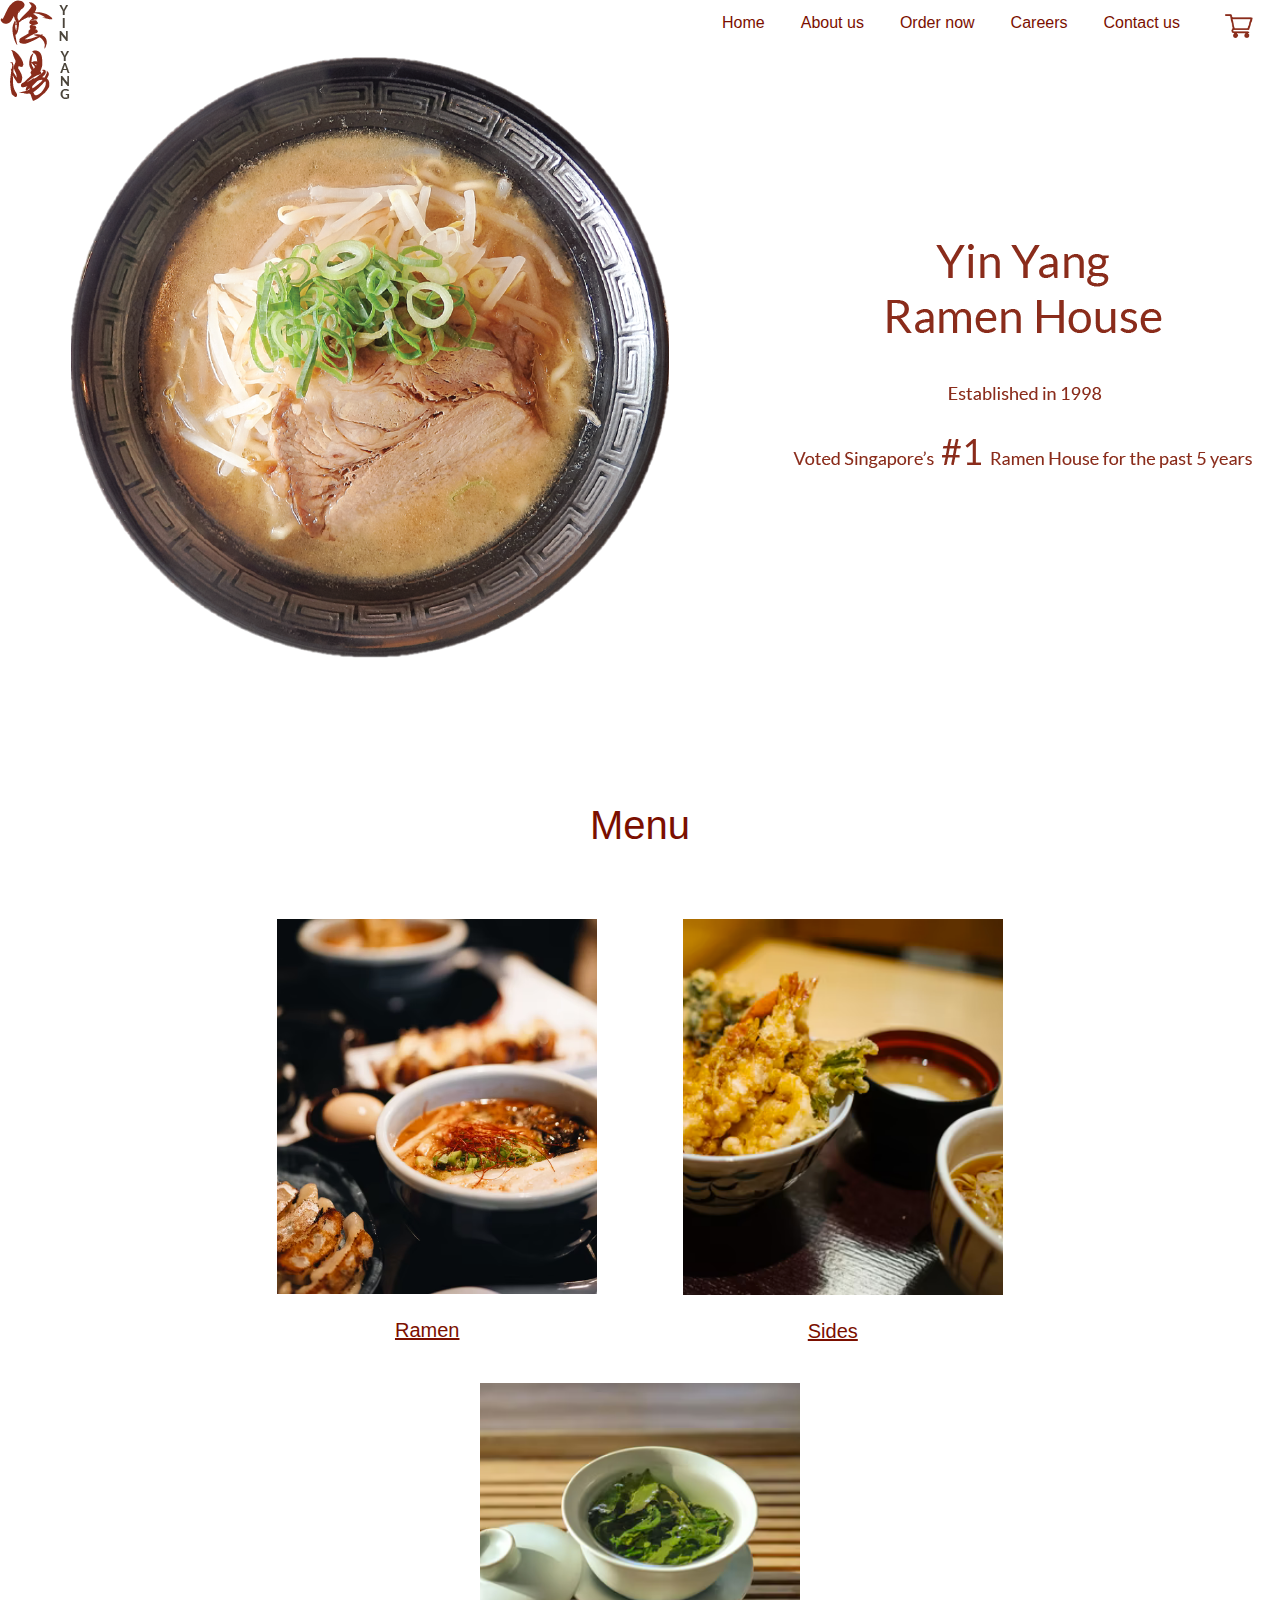
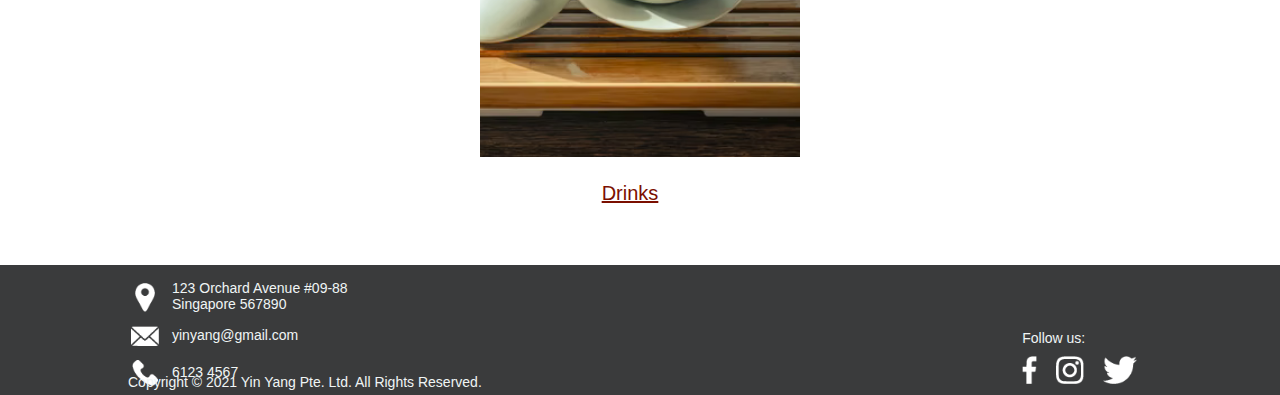
<file: index.html>
<!DOCTYPE html>
<html>

<head>
    <title>Yin Yang Ramen House</title>
    <meta charset="utf-8">
    <link rel="stylesheet" href="index.css">
</head>

<body>
    <div class="topnav-left">
        <img src="assets/logo.png">
    </div>
    <div class="topnav-right">
        <a href="#home">Home</a>
        <a href="#aboutus">About us</a>
        <a href="#ordernow">Order now</a>
        <a href="#careers">Careers</a>
        <a href="#contactus">Contact us</a>
        <a href="#shoppingcart"><img src="assets/cart.png" width="60%" height="auto"></a>
    </div>
    <div>
        <img src="assets/bg.png" id="bg-image">
    </div>
    <div class="home-middle">
        <p class="header-1">Menu</p>
        <figure class="menu">
            <img src="assets/menu1.png" />
            <a href="#ordernow">
                <figcaption class="menu-caption">Ramen</figcaption>
            </a>
        </figure>
        <figure class="menu">
            <img src="assets/menu2.png" />
            <a href="#ordernow">
                <figcaption class="menu-caption">Sides</figcaption>
            </a>
        </figure>
        <figure class="menu">
            <img src="assets/menu3.png" />
            <a href="#ordernow">
                <figcaption class="menu-caption">Drinks</figcaption>
            </a>
        </figure>
    </div>
</body>

<footer id="footer">
    <div class="footer-left">
        <table>
            <tr>
                <td>
                    <img class="footer-icon" src="assets/location.png" style="width:70%">
                </td>
                <td class="footer-icontext">
                    123 Orchard Avenue #09-88<br>
                    Singapore 567890
                </td>
            </tr>
            <tr>
                <td>
                    <img class="footer-icon" src="assets/email.png">
                </td>
                <td class="footer-icontext">
                    yinyang@gmail.com
                </td>
            </tr>
            <tr>
                <td>
                    <img class="footer-icon" src="assets/phone.png" style="width:26px">
                </td>
                <td class="footer-icontext">
                    6123 4567
                </td>
            </tr>
        </table>
    </div>
    <div class="footer-right">
        Follow us:<br>
        <img src="assets/facebook.png" class="footer-right-icons">
        <img src="assets/instagram.png" class="footer-right-icons">
        <img src="assets/twitter.png" class="footer-right-icons">

    </div>
    <div style="bottom:5px; position: absolute; text-align: center; vertical-align: middle;">
        Copyright &copy; 2021 Yin Yang Pte. Ltd. All Rights Reserved.
    </div>
</footer>

</html>
</file>
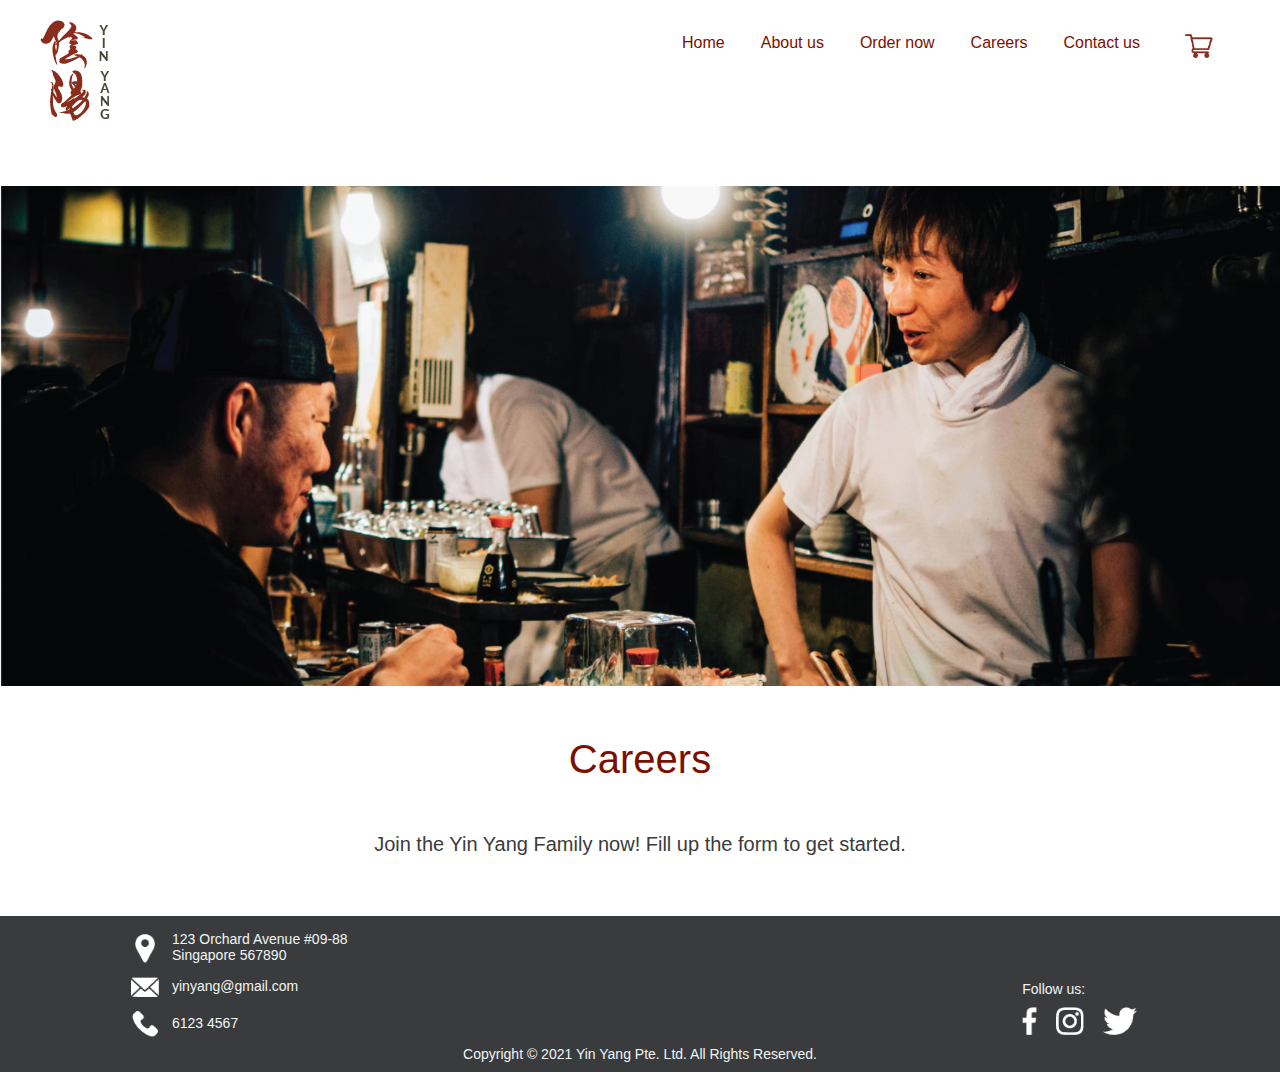
<file: careers.html>
<!DOCTYPE html>
<html>

<head>
    <title>Yin Yang Ramen House</title>
    <meta charset="utf-8">
    <link rel="stylesheet" href="index.css">
</head>

<body>
    <div class="topnav">
        <div class="topnav-left">
            <a href="index.html"><img src="assets/logo.png"></a>
        </div>
        <div class="topnav-right">
            <a href="index.html">Home</a>
            <a href="aboutus.html">About us</a>
            <a href="ordernow.html">Order now</a>
            <a href="careers.html">Careers</a>
            <a href="contactus.html">Contact us</a>
            <a href="shoppingcart.html"><img src="assets/cart.png" width="60%" height="auto"></a>
        </div>
    </div>
    <div class="content-middle">
        <img src="assets/careerbg1.png" id="header-image">
        <p class="header-1">Careers</p>
        <p>Join the Yin Yang Family now! Fill up the form to get started.</p>
    </div>

    <footer id="footer">
        <div class="footer-left">
            <table>
                <tr>
                    <td>
                        <img class="footer-icon" src="assets/location.png" style="width:70%">
                    </td>
                    <td class="footer-icontext">
                        123 Orchard Avenue #09-88<br>
                        Singapore 567890
                    </td>
                </tr>
                <tr>
                    <td>
                        <img class="footer-icon" src="assets/email.png">
                    </td>
                    <td class="footer-icontext">
                        yinyang@gmail.com
                    </td>
                </tr>
                <tr>
                    <td>
                        <img class="footer-icon" src="assets/phone.png" style="width:26px">
                    </td>
                    <td class="footer-icontext">
                        6123 4567
                    </td>
                </tr>
            </table>
        </div>
        <div class="footer-right">
            Follow us:<br>
            <a href="https://www.facebook.com/"><img src="assets/facebook.png" class="footer-right-icons"></a>
            <a href="https://www.instagram.com/"><img src="assets/instagram.png" class="footer-right-icons"></a>
            <a href="https://twitter.com/?lang=en"><img src="assets/twitter.png" class="footer-right-icons"></a>
        </div>
    </footer>
    <div id="copyright">
        Copyright &copy; 2021 Yin Yang Pte. Ltd. All Rights Reserved.
    </div>
</body>

</html>
</file>
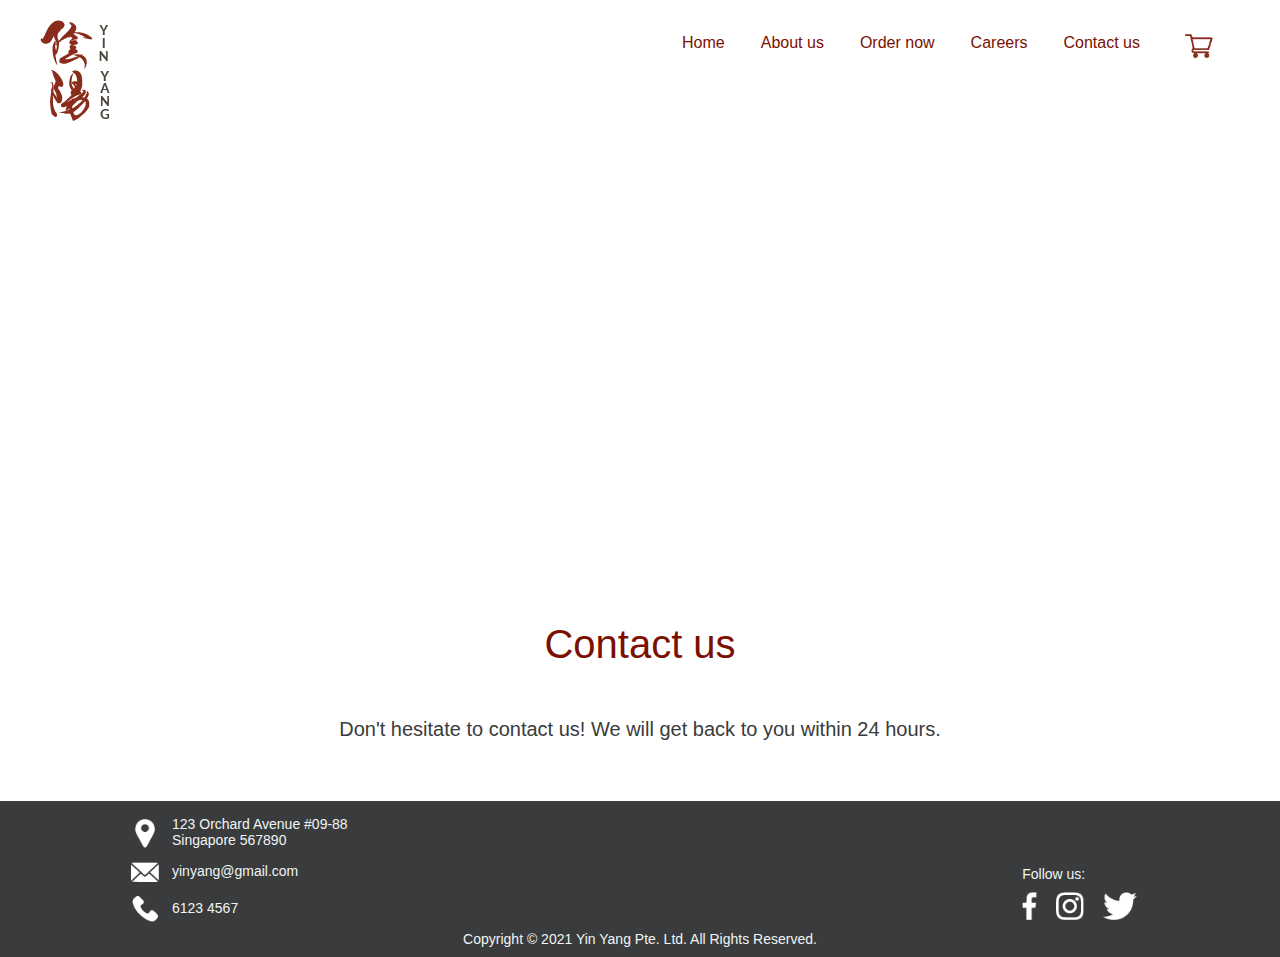
<file: contactus.html>
<!DOCTYPE html>
<html>

<head>
    <title>Yin Yang Ramen House</title>
    <meta charset="utf-8">
    <link rel="stylesheet" href="index.css">
</head>

<body>
    <div class="topnav">
        <div class="topnav-left">
            <a href="index.html"><img src="assets/logo.png"></a>
        </div>
        <div class="topnav-right">
            <a href="index.html">Home</a>
            <a href="aboutus.html">About us</a>
            <a href="ordernow.html">Order now</a>
            <a href="careers.html">Careers</a>
            <a href="contactus.html">Contact us</a>
            <a href="shoppingcart.html"><img src="assets/cart.png" width="60%" height="auto"></a>
        </div>
    </div>
    <div class="content-middle">
        <iframe
            src="https://www.google.com/maps/embed?pb=!1m18!1m12!1m3!1d3988.7136383779975!2d103.68094601475408!3d1.348309899016626!2m3!1f0!2f0!3f0!3m2!1i1024!2i768!4f13.1!3m3!1m2!1s0x31da0f0a99014463%3A0xb8bb0800c52d8219!2sNanyang%20Technological%20University!5e0!3m2!1sen!2ssg!4v1633233008589!5m2!1sen!2ssg"
            width="100%" height="400px" style="border:0;" allowfullscreen="" loading="lazy"></iframe>
        <p class="header-1">Contact us</p>
        <p>Don't hesitate to contact us! We will get back to you within 24 hours.</p>
    </div>

    <footer id="footer">
        <div class="footer-left">
            <table>
                <tr>
                    <td>
                        <img class="footer-icon" src="assets/location.png" style="width:70%">
                    </td>
                    <td class="footer-icontext">
                        123 Orchard Avenue #09-88<br>
                        Singapore 567890
                    </td>
                </tr>
                <tr>
                    <td>
                        <img class="footer-icon" src="assets/email.png">
                    </td>
                    <td class="footer-icontext">
                        yinyang@gmail.com
                    </td>
                </tr>
                <tr>
                    <td>
                        <img class="footer-icon" src="assets/phone.png" style="width:26px">
                    </td>
                    <td class="footer-icontext">
                        6123 4567
                    </td>
                </tr>
            </table>
        </div>
        <div class="footer-right">
            Follow us:<br>
            <a href="https://www.facebook.com/"><img src="assets/facebook.png" class="footer-right-icons"></a>
            <a href="https://www.instagram.com/"><img src="assets/instagram.png" class="footer-right-icons"></a>
            <a href="https://twitter.com/?lang=en"><img src="assets/twitter.png" class="footer-right-icons"></a>
        </div>
    </footer>
    <div id="copyright">
        Copyright &copy; 2021 Yin Yang Pte. Ltd. All Rights Reserved.
    </div>
</body>

</html>
</file>
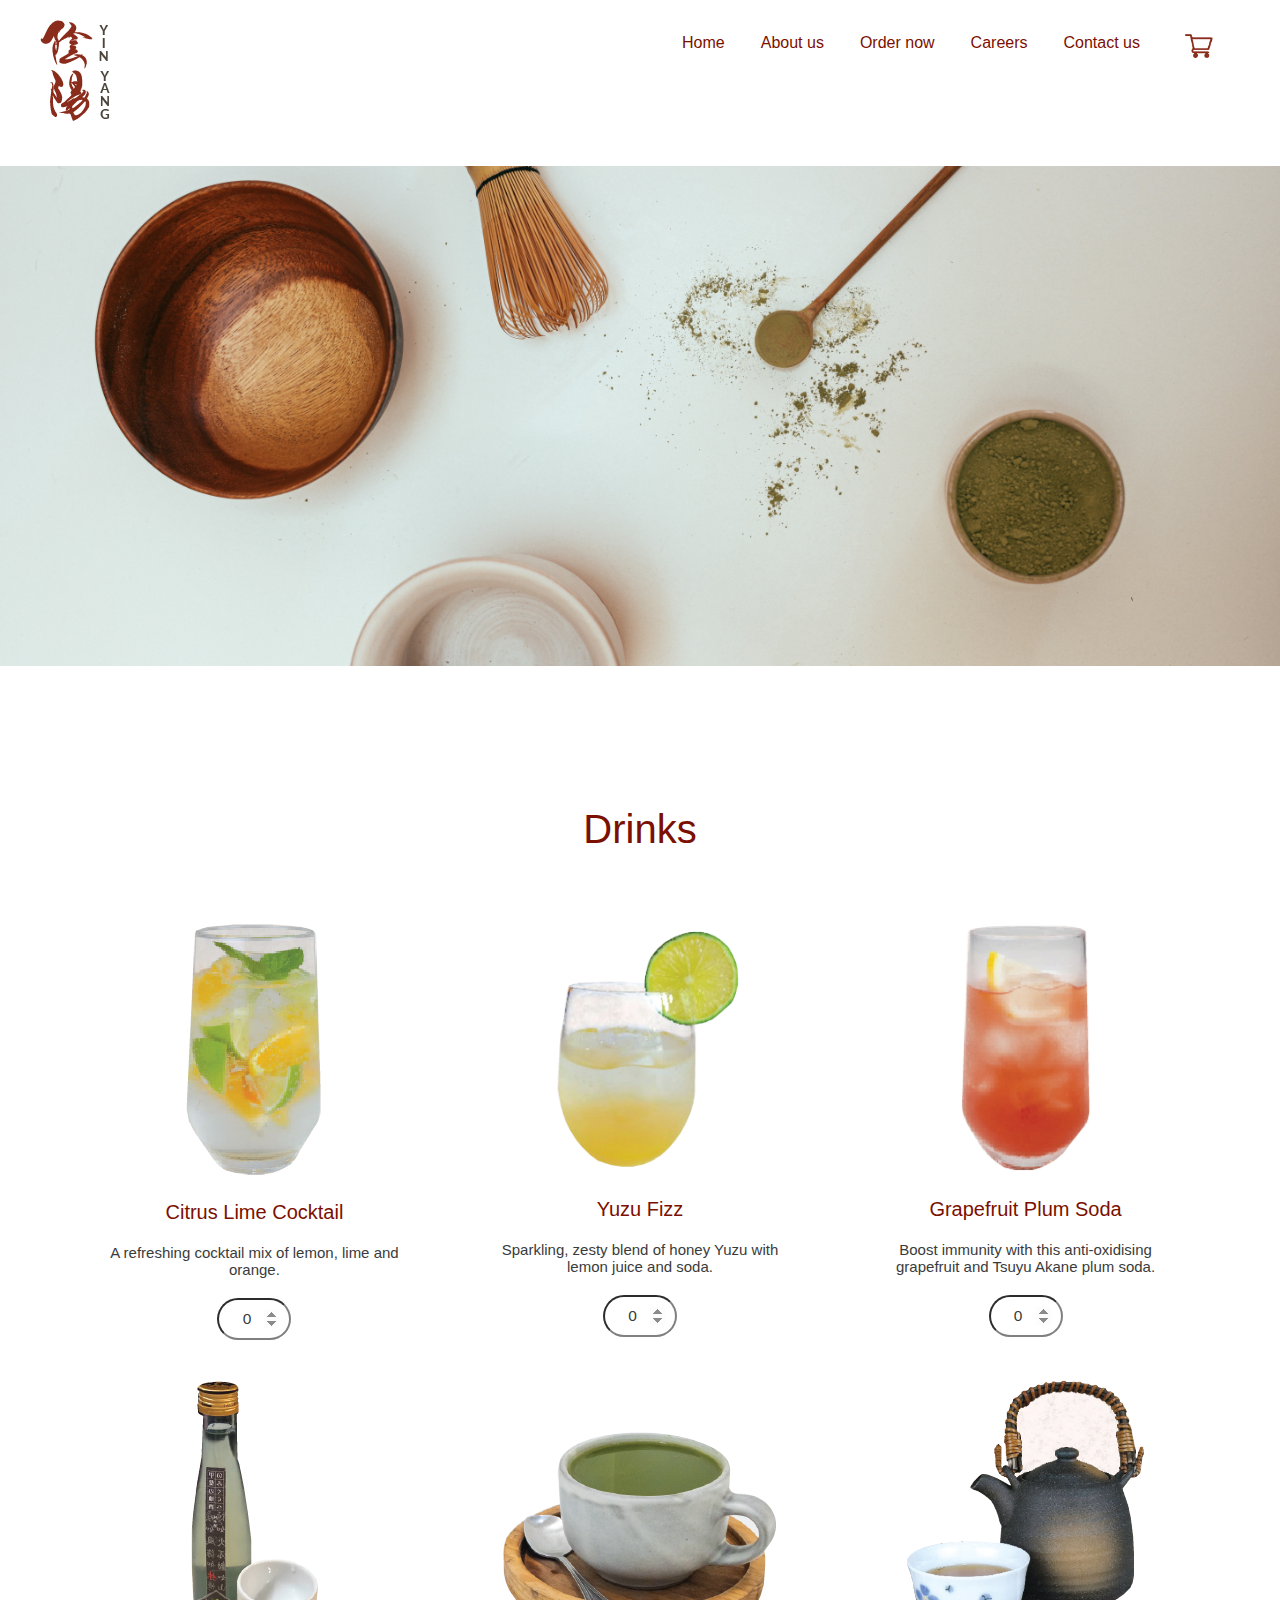
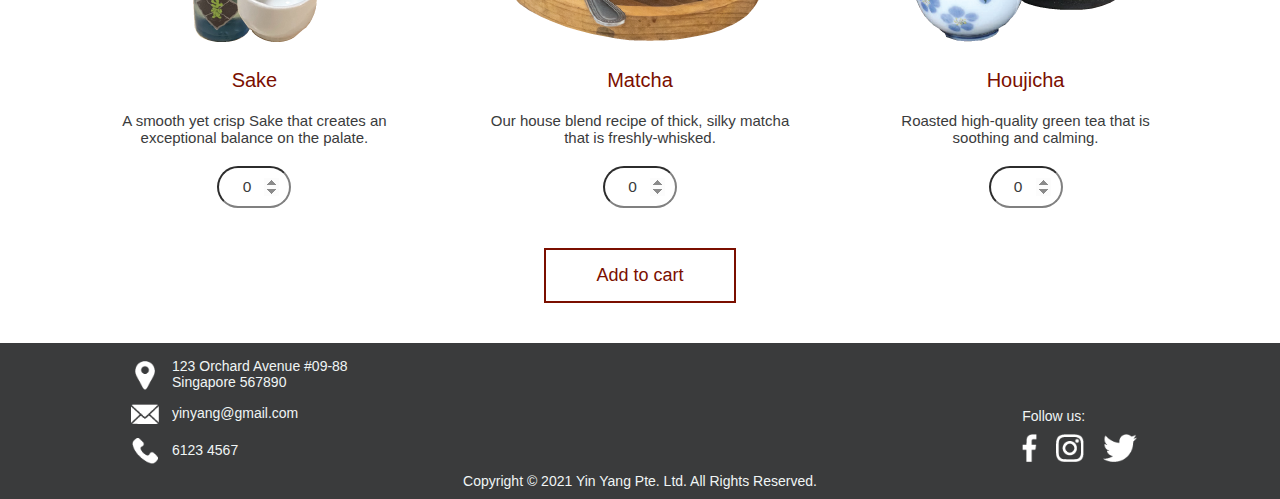
<file: ordernow-drinks.html>
<!DOCTYPE html>
<html>

<head>
    <title>Yin Yang Ramen House</title>
    <meta charset="utf-8">
    <link rel="stylesheet" href="index.css">
</head>

<body>
    <div class="topnav">
        <div class="topnav-left">
            <a href="index.html"><img src="assets/logo.png"></a>
        </div>
        <div class="topnav-right">
            <a href="index.html">Home</a>
            <a href="aboutus.html">About us</a>
            <a href="ordernow.html">Order now</a>
            <a href="careers.html">Careers</a>
            <a href="contactus.html">Contact us</a>
            <a href="shoppingcart.html"><img src="assets/cart.png" width="60%" height="auto"></a>
        </div>
    </div>
    <div>
        <img src="assets/drinksbg.jpeg" id="header-image">
    </div>
    <div class="home-middle">
        <p class="header-1">Drinks</p>
        <figure class="menu">
            <!-- Some images are taken from: https://www.sunwithmoon.com.sg/wp-content/uploads/2021/04/2021-SWM-Drinks-Menu-PDF.pdf -->
            <img src="assets/drinks_1.png" />
            <figcaption id="order-name">Citrus Lime Cocktail</figcaption>
            <figcaption id="order-info">A refreshing cocktail mix of lemon, lime and orange.</figcaption>
            <input type="number" name="specialty" id="inputbox" value="0" min="0">
        </figure>
        <figure class=" menu">
            <img src="assets/drinks_2.png" style="height:250px; width: auto" ; />
            <figcaption id="order-name">Yuzu Fizz</figcaption>
            <figcaption id="order-info">Sparkling, zesty blend of honey Yuzu with lemon juice and soda.</figcaption>
            <input type="number" name="specialty" id="inputbox" value="0" min="0">
        </figure>
        <figure class="menu">
            <img src="assets/drinks_3.png" style="height: 250px; width: auto" />
            <figcaption id="order-name">Grapefruit Plum Soda</figcaption>
            <figcaption id="order-info">Boost immunity with this anti-oxidising grapefruit and Tsuyu Akane
                plum soda.</figcaption>
            <input type="number" name="specialty" id="inputbox" value="0" min="0">
        </figure><br>
        <figure class="menu">
            <img src="assets/drinks_4.png" />
            <figcaption id="order-name">Sake</figcaption>
            <figcaption id="order-info">A smooth yet crisp Sake that creates an exceptional balance on the palate.
            </figcaption>
            <input type="number" name="specialty" id="inputbox" value="0" min="0">
        </figure>
        <figure class="menu">
            <img src="assets/drinks_5.png" style="padding-top: 51px;" />
            <figcaption id="order-name">Matcha</figcaption>
            <figcaption id="order-info">Our house blend recipe of thick, silky matcha that is freshly-whisked.
            </figcaption>
            <input type="number" name="specialty" id="inputbox" value="0" min="0">
        </figure>
        <figure class="menu">
            <img src="assets/drink_6.png" />
            <figcaption id="order-name">Houjicha</figcaption>
            <figcaption id="order-info">Roasted high-quality green tea that is soothing and calming.</figcaption>
            <input type="number" name="specialty" id="inputbox" value="0" min="0">
        </figure><br>
        <input type="button" class="button" value="Add to cart">
    </div>
</body>

<footer id="footer">
    <div class="footer-left">
        <table>
            <tr>
                <td>
                    <img class="footer-icon" src="assets/location.png" style="width:70%">
                </td>
                <td class="footer-icontext">
                    123 Orchard Avenue #09-88<br>
                    Singapore 567890
                </td>
            </tr>
            <tr>
                <td>
                    <img class="footer-icon" src="assets/email.png">
                </td>
                <td class="footer-icontext">
                    yinyang@gmail.com
                </td>
            </tr>
            <tr>
                <td>
                    <img class="footer-icon" src="assets/phone.png" style="width:26px">
                </td>
                <td class="footer-icontext">
                    6123 4567
                </td>
            </tr>
        </table>
    </div>
    <div class="footer-right">
        Follow us:<br>
        <a href="https://www.facebook.com/"><img src="assets/facebook.png" class="footer-right-icons"></a>
        <a href="https://www.instagram.com/"><img src="assets/instagram.png" class="footer-right-icons"></a>
        <a href="https://twitter.com/?lang=en"><img src="assets/twitter.png" class="footer-right-icons"></a>
    </div>
</footer>
<div id="copyright">
    Copyright &copy; 2021 Yin Yang Pte. Ltd. All Rights Reserved.
</div>

</html>
</file>
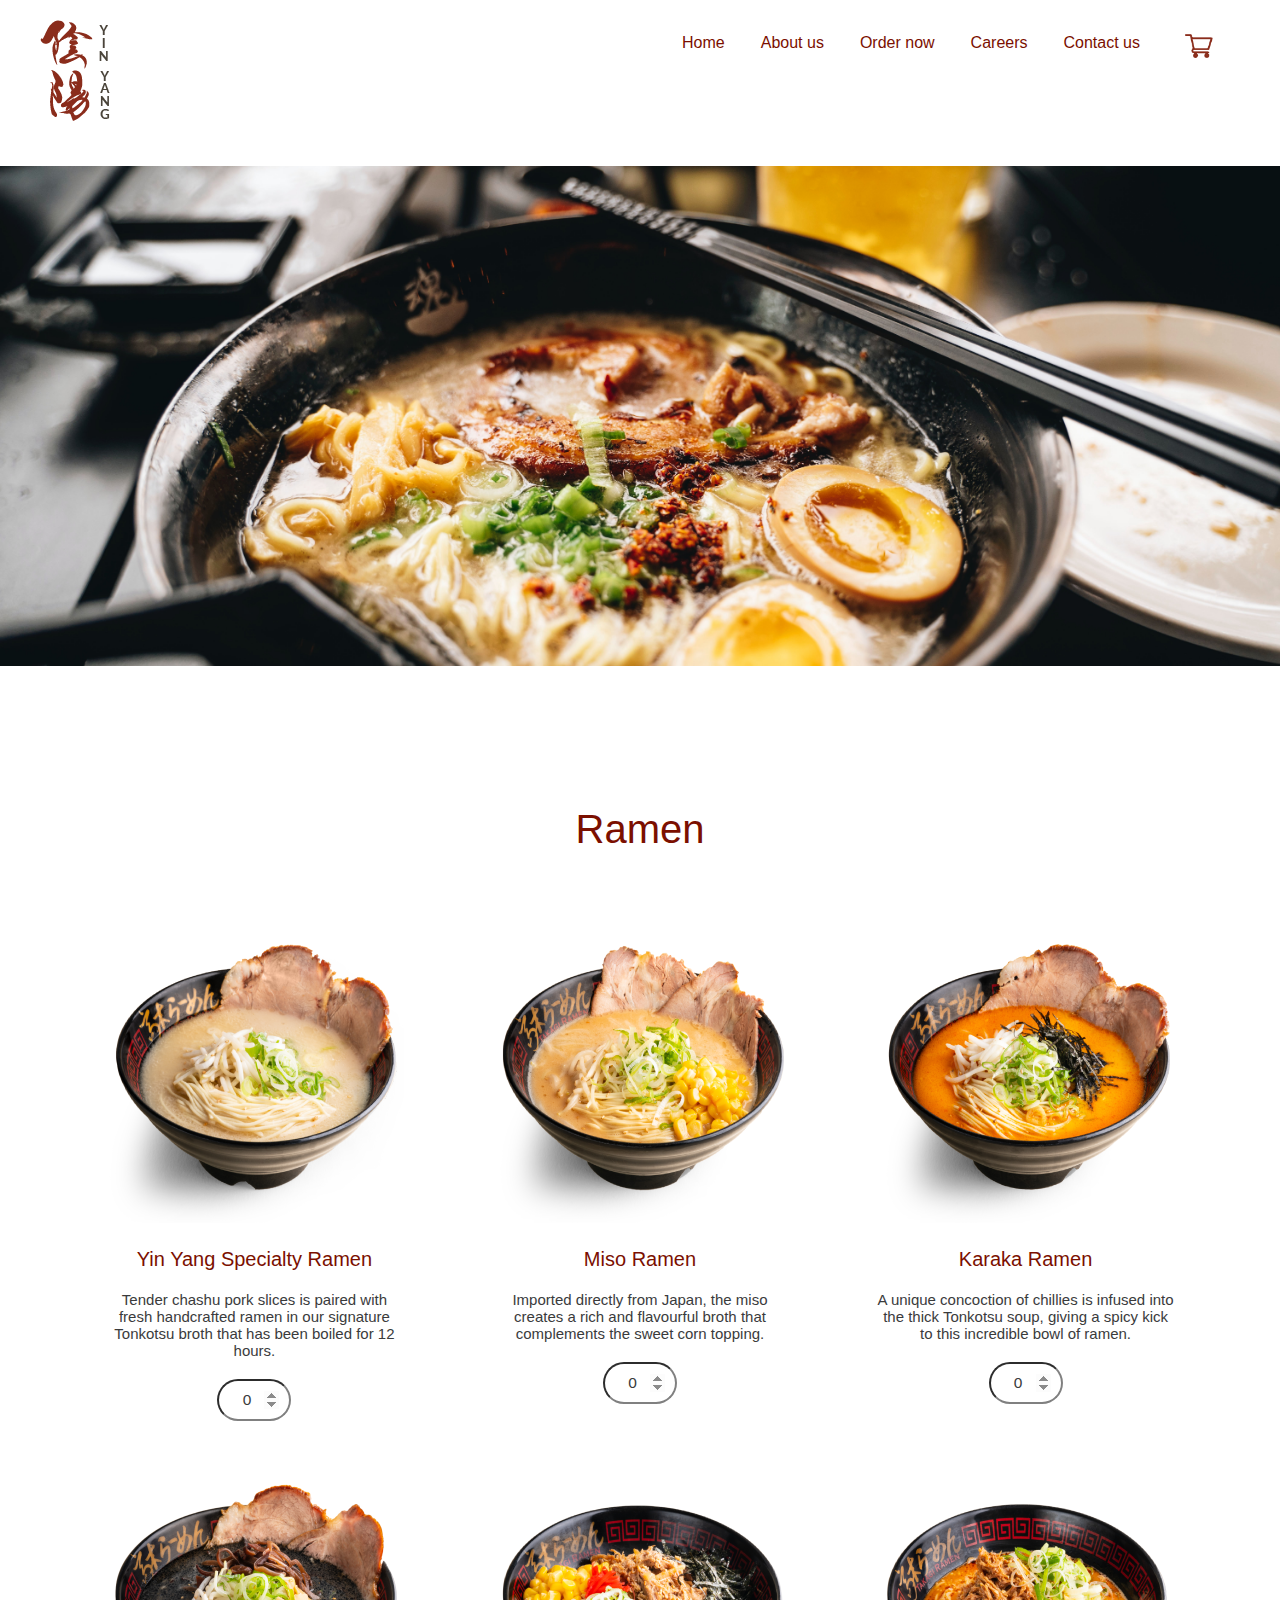
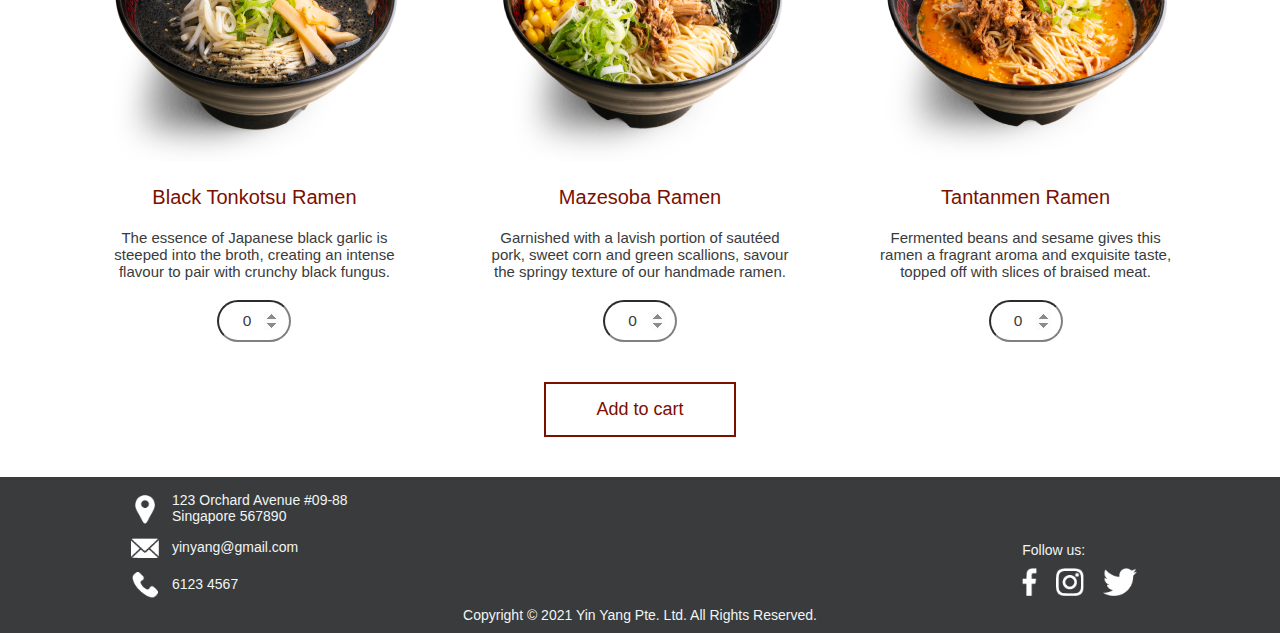
<file: ordernow-ramen.html>
<!DOCTYPE html>
<html>

<head>
    <title>Yin Yang Ramen House</title>
    <meta charset="utf-8">
    <link rel="stylesheet" href="index.css">
</head>

<body>
    <div class="topnav">
        <div class="topnav-left">
            <a href="index.html"><img src="assets/logo.png"></a>
        </div>
        <div class="topnav-right">
            <a href="index.html">Home</a>
            <a href="aboutus.html">About us</a>
            <a href="ordernow.html">Order now</a>
            <a href="careers.html">Careers</a>
            <a href="contactus.html">Contact us</a>
            <a href="shoppingcart.html"><img src="assets/cart.png" width="60%" height="auto"></a>
        </div>
    </div>
    <div>
        <img src="assets/ramenbg.jpeg" id="header-image">
    </div>
    <div class="home-middle">
        <!-- All 6 ramen images taken from: https://takagiramen.com/menu/ -->
        <p class="header-1">Ramen</p>
        <figure class="menu">
            <img src="assets/ramen_1.png" />
            <figcaption id="order-name">Yin Yang Specialty Ramen</figcaption>
            <figcaption id="order-info">Tender chashu pork slices is paired with fresh handcrafted ramen in our
                signature Tonkotsu broth that has been boiled for 12 hours.</figcaption>
            <input type="number" name="specialty" id="inputbox" value="0" min="0">
        </figure>
        <figure class=" menu">
            <img src="assets/ramen_2.png" />
            <figcaption id="order-name">Miso Ramen</figcaption>
            <figcaption id="order-info">Imported directly from Japan, the miso creates a rich and flavourful broth that
                complements the sweet corn topping.</figcaption>
            <input type="number" name="specialty" id="inputbox" value="0" min="0">
        </figure>
        <figure class="menu">
            <img src="assets/ramen_3.png" />
            <figcaption id="order-name">Karaka Ramen</figcaption>
            <figcaption id="order-info">A unique concoction of chillies is infused into the thick Tonkotsu soup, giving
                a spicy kick to this incredible bowl of ramen.</figcaption>
            <input type="number" name="specialty" id="inputbox" value="0" min="0">
        </figure><br>
        <figure class="menu">
            <img src="assets/ramen_4.png" />
            <figcaption id="order-name">Black Tonkotsu Ramen</figcaption>
            <figcaption id="order-info">The essence of Japanese black garlic is steeped into the broth,
                creating an intense flavour to pair with crunchy black fungus.</figcaption>
            <input type="number" name="specialty" id="inputbox" value="0" min="0">
        </figure>
        <figure class="menu">
            <img src="assets/ramen_5.png" />
            <figcaption id="order-name">Mazesoba Ramen</figcaption>
            <figcaption id="order-info">Garnished with a lavish portion of sautéed pork, sweet corn and green scallions,
                savour the springy texture of our handmade ramen.</figcaption>
            <input type="number" name="specialty" id="inputbox" value="0" min="0">
        </figure>
        <figure class="menu">
            <img src="assets/ramen_6.png" />
            <figcaption id="order-name">Tantanmen Ramen</figcaption>
            <figcaption id="order-info">Fermented beans and sesame gives this ramen a fragrant aroma and exquisite
                taste, topped off with slices of braised meat. </figcaption>
            <input type="number" name="specialty" id="inputbox" value="0" min="0">
        </figure><br>
        <input type="button" class="button" value="Add to cart">
    </div>
</body>

<footer id="footer">
    <div class="footer-left">
        <table>
            <tr>
                <td>
                    <img class="footer-icon" src="assets/location.png" style="width:70%">
                </td>
                <td class="footer-icontext">
                    123 Orchard Avenue #09-88<br>
                    Singapore 567890
                </td>
            </tr>
            <tr>
                <td>
                    <img class="footer-icon" src="assets/email.png">
                </td>
                <td class="footer-icontext">
                    yinyang@gmail.com
                </td>
            </tr>
            <tr>
                <td>
                    <img class="footer-icon" src="assets/phone.png" style="width:26px">
                </td>
                <td class="footer-icontext">
                    6123 4567
                </td>
            </tr>
        </table>
    </div>
    <div class="footer-right">
        Follow us:<br>
        <a href="https://www.facebook.com/"><img src="assets/facebook.png" class="footer-right-icons"></a>
        <a href="https://www.instagram.com/"><img src="assets/instagram.png" class="footer-right-icons"></a>
        <a href="https://twitter.com/?lang=en"><img src="assets/twitter.png" class="footer-right-icons"></a>
    </div>
</footer>
<div id="copyright">
    Copyright &copy; 2021 Yin Yang Pte. Ltd. All Rights Reserved.
</div>

</html>
</file>
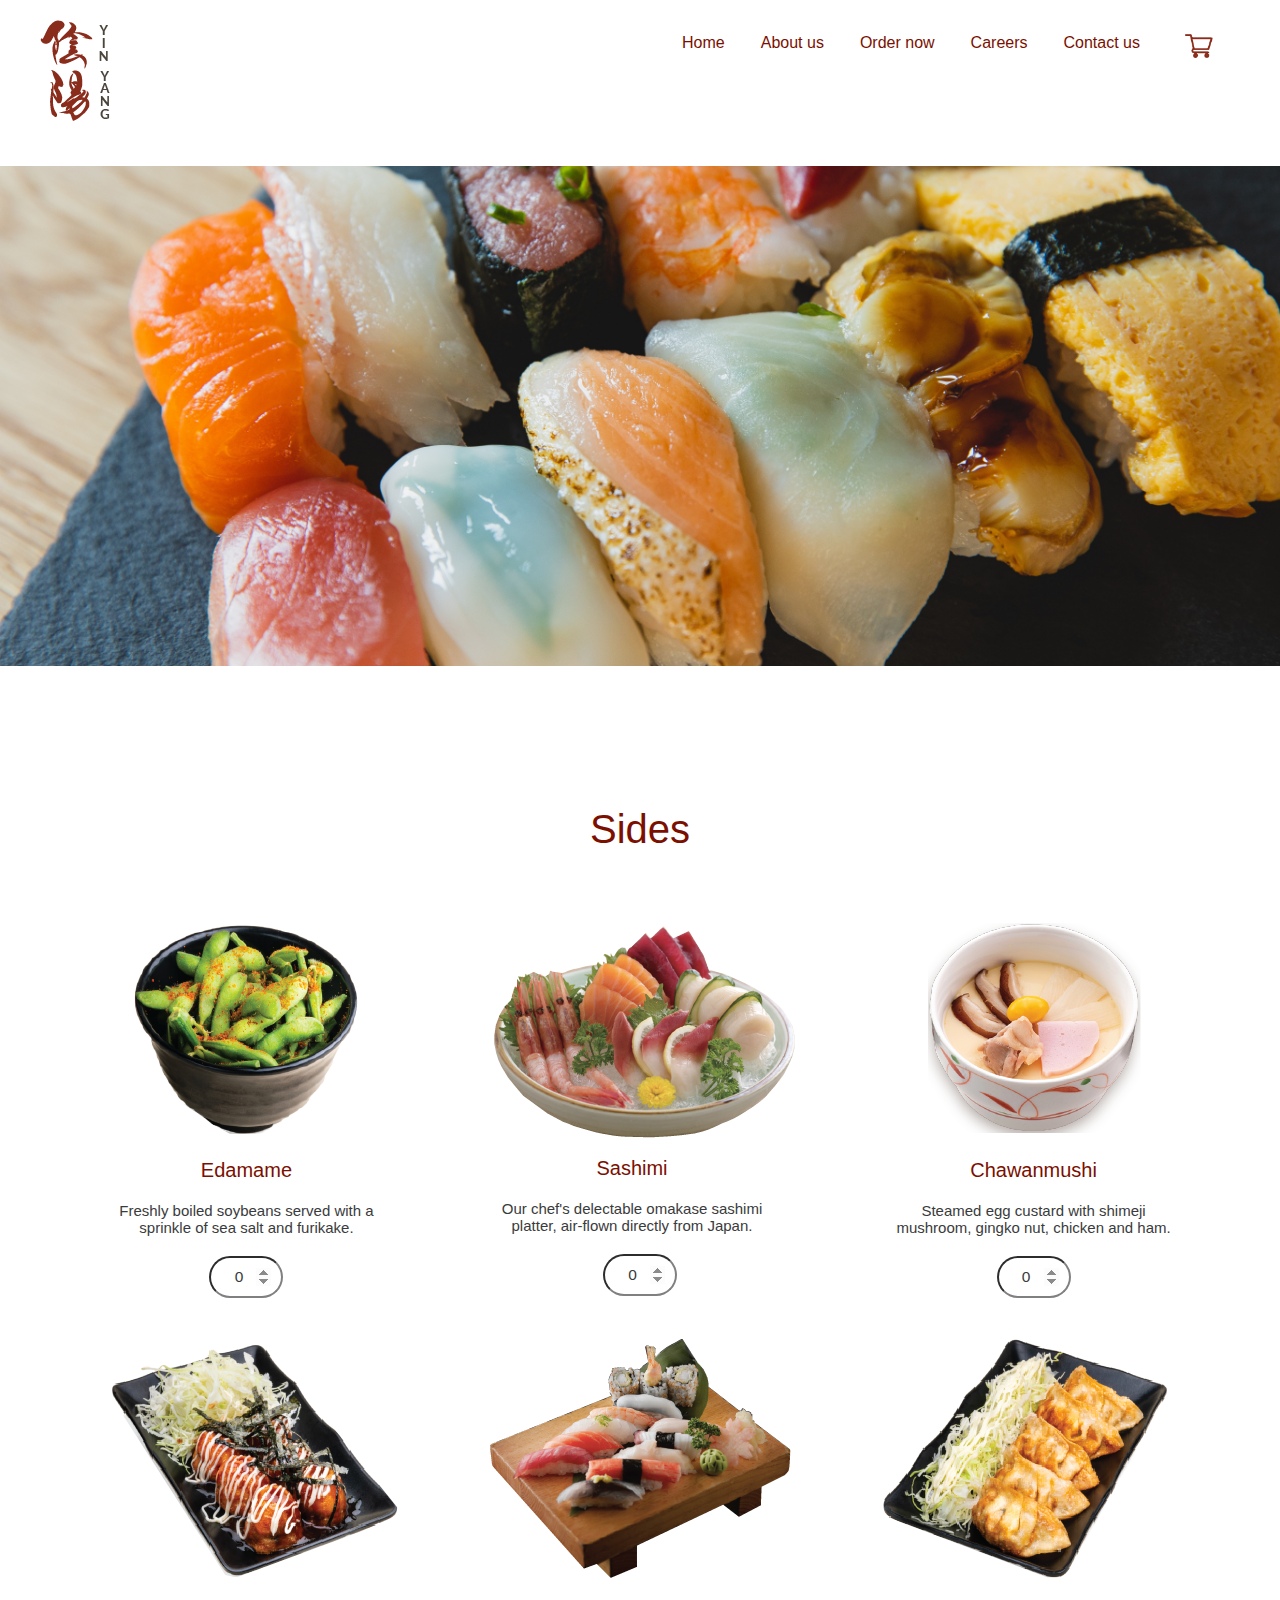
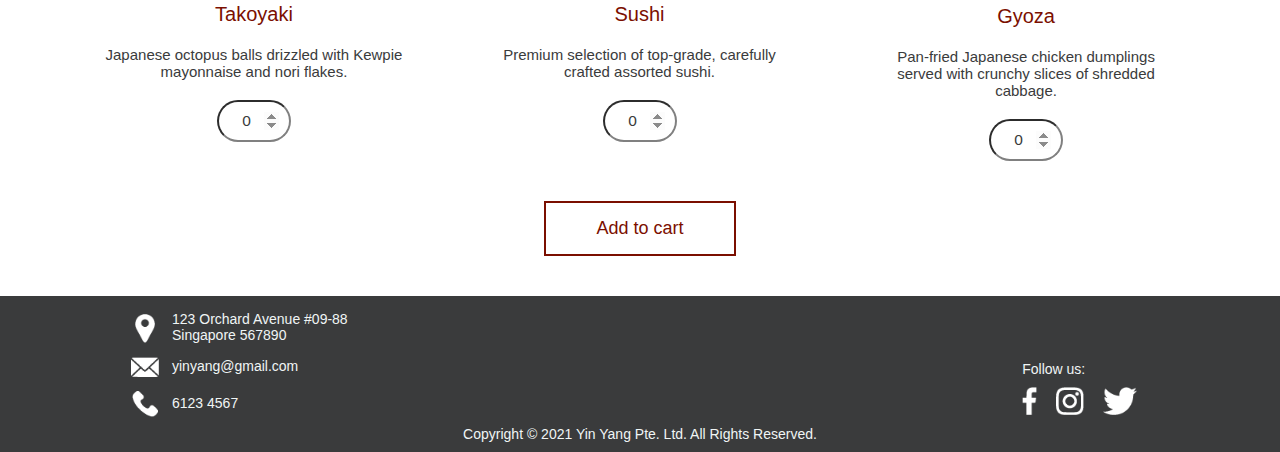
<file: ordernow-sides.html>
<!DOCTYPE html>
<html>

<head>
    <title>Yin Yang Ramen House</title>
    <meta charset="utf-8">
    <link rel="stylesheet" href="index.css">
</head>

<body>
    <div class="topnav">
        <div class="topnav-left">
            <a href="index.html"><img src="assets/logo.png"></a>
        </div>
        <div class="topnav-right">
            <a href="index.html">Home</a>
            <a href="aboutus.html">About us</a>
            <a href="ordernow.html">Order now</a>
            <a href="careers.html">Careers</a>
            <a href="contactus.html">Contact us</a>
            <a href="shoppingcart.html"><img src="assets/cart.png" width="60%" height="auto"></a>
        </div>
    </div>
    <div>
        <img src="assets/sidesbg.jpeg" id="header-image">
    </div>
    <div class="home-middle">
        <p class="header-1">Sides</p>
        <figure class="menu">
            <!-- Some images are taken from: https://takagiramen.com/menu/ -->
            <img src="assets/sides_1.png" />
            <figcaption id="order-name">Edamame</figcaption>
            <figcaption id="order-info">Freshly boiled soybeans served with a sprinkle of sea salt and furikake.
            </figcaption>
            <input type="number" name="specialty" id="inputbox" value="0" min="0">
        </figure>
        <figure class=" menu">
            <!-- This image is taken from: https://sushitei.com/menu/Sushi%20Tei%20Grand%20Menu.pdf -->
            <img src="assets/sides_2.png" />
            <figcaption id="order-name" style="padding-top: 10px;">Sashimi</figcaption>
            <figcaption id="order-info">Our chef's delectable omakase sashimi platter, air-flown directly from Japan.
            </figcaption>
            <input type="number" name="specialty" id="inputbox" value="0" min="0">
        </figure>
        <figure class="menu">
            <img src="assets/sides_3.png" />
            <figcaption id="order-name">Chawanmushi</figcaption>
            <figcaption id="order-info">Steamed egg custard with shimeji mushroom, gingko nut, chicken and ham.
            </figcaption>
            <input type="number" name="specialty" id="inputbox" value="0" min="0">
        </figure><br>
        <figure class="menu">
            <img src="assets/sides_4.png" />
            <figcaption id="order-name">Takoyaki</figcaption>
            <figcaption id="order-info">Japanese octopus balls drizzled with Kewpie mayonnaise and nori flakes.
            </figcaption>
            <input type="number" name="specialty" id="inputbox" value="0" min="0">
        </figure>
        <figure class="menu">
            <img src="assets/sides_5.png" />
            <figcaption id="order-name">Sushi</figcaption>
            <figcaption id="order-info">Premium selection of top-grade, carefully crafted assorted sushi.</figcaption>
            <input type="number" name="specialty" id="inputbox" value="0" min="0">
        </figure>
        <figure class="menu">
            <img src="assets/sides_6.png" />
            <figcaption id="order-name">Gyoza</figcaption>
            <figcaption id="order-info">Pan-fried Japanese chicken dumplings served with crunchy slices of shredded
                cabbage.
            </figcaption>
            <input type="number" name="specialty" id="inputbox" value="0" min="0">
        </figure><br>
        <input type="button" class="button" value="Add to cart">
    </div>
</body>

<footer id="footer">
    <div class="footer-left">
        <table>
            <tr>
                <td>
                    <img class="footer-icon" src="assets/location.png" style="width:70%">
                </td>
                <td class="footer-icontext">
                    123 Orchard Avenue #09-88<br>
                    Singapore 567890
                </td>
            </tr>
            <tr>
                <td>
                    <img class="footer-icon" src="assets/email.png">
                </td>
                <td class="footer-icontext">
                    yinyang@gmail.com
                </td>
            </tr>
            <tr>
                <td>
                    <img class="footer-icon" src="assets/phone.png" style="width:26px">
                </td>
                <td class="footer-icontext">
                    6123 4567
                </td>
            </tr>
        </table>
    </div>
    <div class="footer-right">
        Follow us:<br>
        <a href="https://www.facebook.com/"><img src="assets/facebook.png" class="footer-right-icons"></a>
        <a href="https://www.instagram.com/"><img src="assets/instagram.png" class="footer-right-icons"></a>
        <a href="https://twitter.com/?lang=en"><img src="assets/twitter.png" class="footer-right-icons"></a>
    </div>
</footer>
<div id="copyright">
    Copyright &copy; 2021 Yin Yang Pte. Ltd. All Rights Reserved.
</div>

</html>
</file>
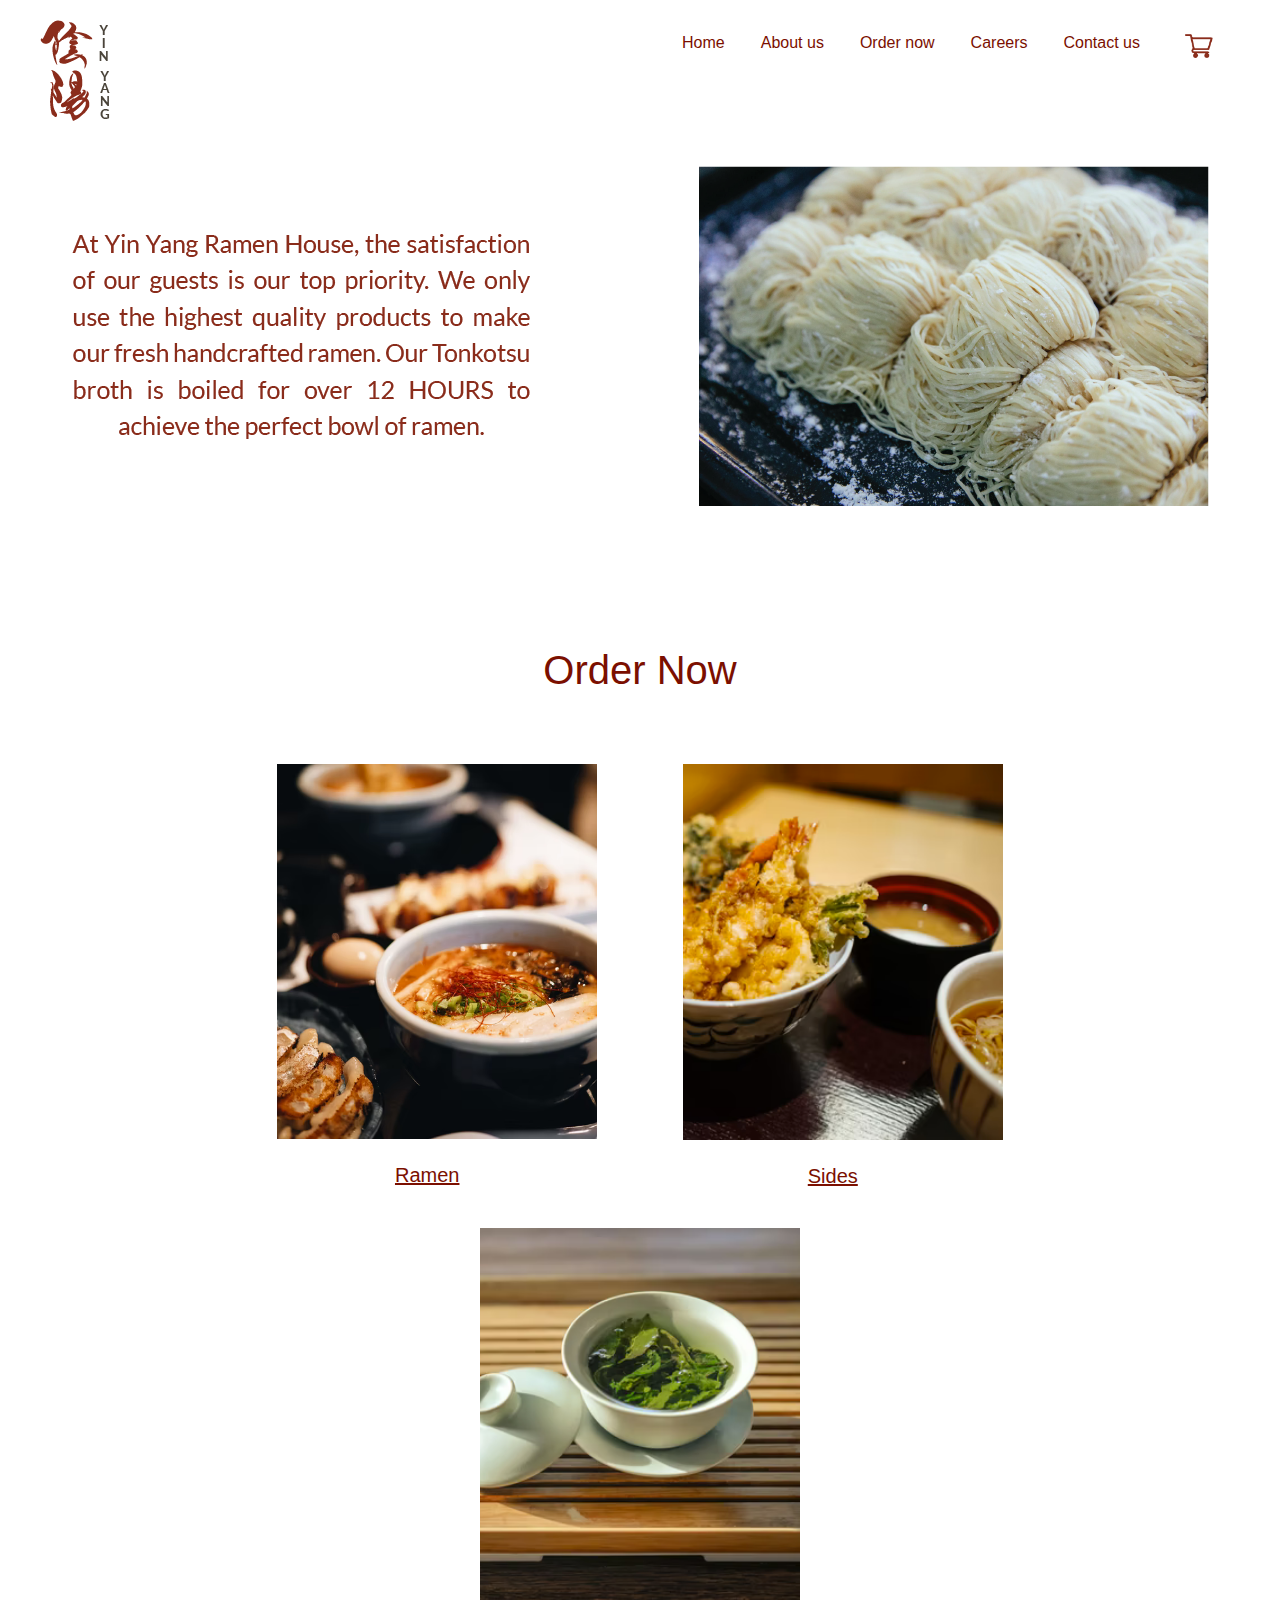
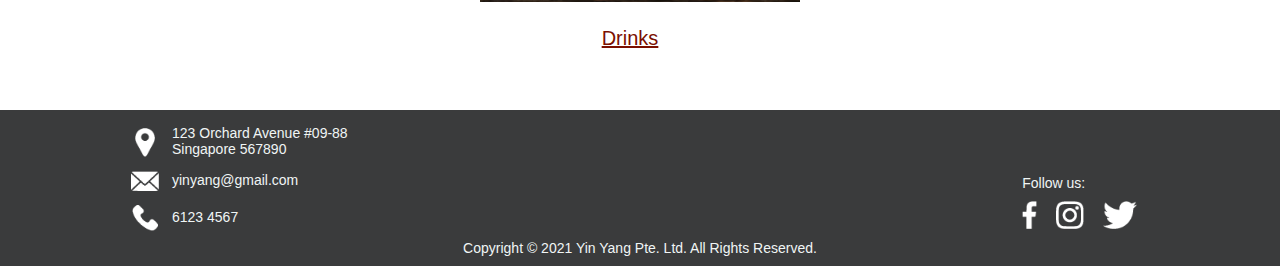
<file: ordernow.html>
<!DOCTYPE html>
<html>

<head>
    <title>Yin Yang Ramen House</title>
    <meta charset="utf-8">
    <link rel="stylesheet" href="index.css">
</head>

<body>
    <div class="topnav">
        <div class="topnav-left">
            <a href="index.html"><img src="assets/logo.png"></a>
        </div>
        <div class="topnav-right">
            <a href="index.html">Home</a>
            <a href="aboutus.html">About us</a>
            <a href="ordernow.html">Order now</a>
            <a href="careers.html">Careers</a>
            <a href="contactus.html">Contact us</a>
            <a href="shoppingcart.html"><img src="assets/cart.png" width="60%" height="auto"></a>
        </div>
    </div>
    <div>
        <img src="assets/ordernowbg.png" id="homepg-image">
    </div>
    <div class="home-middle">
        <p class="header-1">Order Now</p>
        <figure class="menu">
            <img src="assets/menu1.png" />
            <a href="ordernow-ramen.html">
                <figcaption class="menu-caption">Ramen</figcaption>
            </a>
        </figure>
        <figure class="menu">
            <img src="assets/menu2.png" />
            <a href="ordernow-sides.html">
                <figcaption class="menu-caption">Sides</figcaption>
            </a>
        </figure>
        <figure class="menu">
            <img src="assets/menu3.png" />
            <a href="ordernow-drinks.html">
                <figcaption class="menu-caption">Drinks</figcaption>
            </a>
        </figure>
    </div>
</body>

<footer id="footer">
    <div class="footer-left">
        <table>
            <tr>
                <td>
                    <img class="footer-icon" src="assets/location.png" style="width:70%">
                </td>
                <td class="footer-icontext">
                    123 Orchard Avenue #09-88<br>
                    Singapore 567890
                </td>
            </tr>
            <tr>
                <td>
                    <img class="footer-icon" src="assets/email.png">
                </td>
                <td class="footer-icontext">
                    yinyang@gmail.com
                </td>
            </tr>
            <tr>
                <td>
                    <img class="footer-icon" src="assets/phone.png" style="width:26px">
                </td>
                <td class="footer-icontext">
                    6123 4567
                </td>
            </tr>
        </table>
    </div>
    <div class="footer-right">
        Follow us:<br>
        <a href="https://www.facebook.com/"><img src="assets/facebook.png" class="footer-right-icons"></a>
        <a href="https://www.instagram.com/"><img src="assets/instagram.png" class="footer-right-icons"></a>
        <a href="https://twitter.com/?lang=en"><img src="assets/twitter.png" class="footer-right-icons"></a>
    </div>
</footer>
<div id="copyright">
    Copyright &copy; 2021 Yin Yang Pte. Ltd. All Rights Reserved.
</div>

</html>
</file>
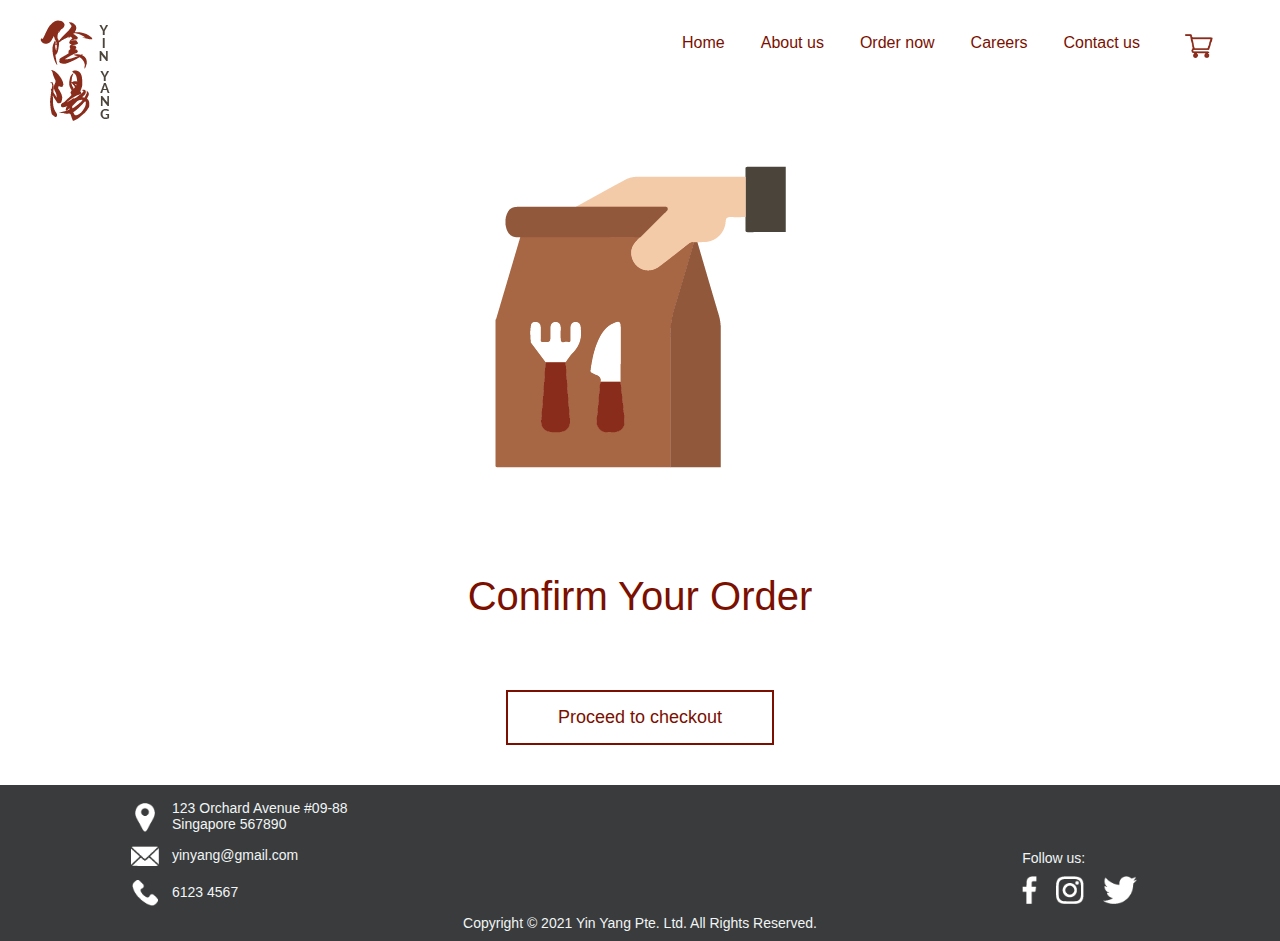
<file: shoppingcart.html>
<!DOCTYPE html>
<html>

<head>
    <title>Yin Yang Ramen House</title>
    <meta charset="utf-8">
    <link rel="stylesheet" href="index.css">
</head>

<body>
    <div class="topnav">
        <div class="topnav-left">
            <a href="index.html"><img src="assets/logo.png"></a>
        </div>
        <div class="topnav-right">
            <a href="index.html">Home</a>
            <a href="aboutus.html">About us</a>
            <a href="ordernow.html">Order now</a>
            <a href="careers.html">Careers</a>
            <a href="contactus.html">Contact us</a>
            <a href="shoppingcart.html"><img src="assets/cart.png" width="60%" height="auto"></a>
        </div>
    </div>
    <div class="content-middle">
        <img src="assets/shoppingcartbg.png" id="bg-image" style="padding-bottom: 50px;">
        <p class="header-1">Confirm Your Order</p>
        <input type="button" class="button" value="Proceed to checkout">
    </div>

    <footer id="footer">
        <div class="footer-left">
            <table>
                <tr>
                    <td>
                        <img class="footer-icon" src="assets/location.png" style="width:70%">
                    </td>
                    <td class="footer-icontext">
                        123 Orchard Avenue #09-88<br>
                        Singapore 567890
                    </td>
                </tr>
                <tr>
                    <td>
                        <img class="footer-icon" src="assets/email.png">
                    </td>
                    <td class="footer-icontext">
                        yinyang@gmail.com
                    </td>
                </tr>
                <tr>
                    <td>
                        <img class="footer-icon" src="assets/phone.png" style="width:26px">
                    </td>
                    <td class="footer-icontext">
                        6123 4567
                    </td>
                </tr>
            </table>
        </div>
        <div class="footer-right">
            Follow us:<br>
            <a href="https://www.facebook.com/"><img src="assets/facebook.png" class="footer-right-icons"></a>
            <a href="https://www.instagram.com/"><img src="assets/instagram.png" class="footer-right-icons"></a>
            <a href="https://twitter.com/?lang=en"><img src="assets/twitter.png" class="footer-right-icons"></a>
        </div>
    </footer>
    <div id="copyright">
        Copyright &copy; 2021 Yin Yang Pte. Ltd. All Rights Reserved.
    </div>
</body>

</html>
</file>
<file: index.css>
body {
    font-family: 'Lato', sans-serif;
    margin: 0px;
    color: #3a3b3c;
}

#footer {
    background-color: #3a3b3c;
    color: #f0f5f5;
    border: none;
    height: 125px;
    padding: 5px 10% 0px 10%;
    position: relative;
    font-size: 14px;
    text-align: center;
    clear: both;
}

#copyright {
    background-color: #3a3b3c;
    color: #f0f5f5;
    padding-bottom: 10px;
    position: relative;
    font-size: 14px;
    text-align: center;
    vertical-align: bottom;
}

.topnav {
    padding: 20px 40px;
    background-color: transparent;
    overflow: hidden;
}

.topnav-left {
    float: left;
}

.topnav-right {
    float: right;
}

/*Style the links inside the navigation bar */
.topnav-right a {
    float: left;
    color: #7B0F00;
    text-align: center;
    padding: 14px 18px;
    text-decoration: none;
    font-size: 16px;
}

/*Change the color of links on hover */
.topnav-right a:hover {
    border-bottom: 3px solid #3a3b3c;
}

.header-1 {
    font-size: 40px;
    line-height: 67px;
    text-align: center;
    color: #7B0F00;
    vertical-align: middle;
}

#homepg-image {
    clear: both;
    display: block;
    margin-left: auto;
    margin-right: auto;
    padding-top: 20px;
}

#header-image {
    clear: both;
    display: block;
    margin-left: auto;
    margin-right: auto;
    padding-top: 20px;
    width: 100%;
    height: 500px;
    object-fit: cover;
}

#left-element {
    margin-left: 25%;
    margin-right: auto;
    float: left;
    clear: both;
}

#right-element {
    margin-left: auto;
    margin-right: 25%;
}

.home-middle {
    margin-top: 50px;
    padding: 40px;
    text-align: center;
    font-size: 20px;
}

.content-middle {
    text-align: center;
    font-size: 20px;
    padding-top: 20px;
    padding-bottom: 40px;
}

.menu {
    vertical-align: top;
    display: inline-block;
    text-align: center;
}

.menu figcaption {
    padding-top: 20px;
    display: block;
    width: 300px;
}

#order-name {
    color: #7B0F00;
}

#order-info {
    font-size: 15px;
    text-align: center;
}

input[type=number]::-webkit-inner-spin-button {
    opacity: 1;
}

#inputbox {
    width: 50px;
    margin-top: 20px;
    text-align: center;
    color: #3a3b3c;
    padding: 10px;
    border-radius: 50px;
    border-color: gray;
    font-size: 15.5px;
}

.button {
    padding: 15px 50px;
    text-align: center;
    text-decoration: none;
    display: inline-block;
    font-size: 18px;
    margin-top: 20px;
    background-color: white;
    color: #7B0F00;
    border: 2px solid #7B0F00;
}

.button:hover {
    background-color: #7B0F00;
    color: white;
}

.button-cart {
    padding: 5px 15px;
    text-align: center;
    text-decoration: none;
    display: inline-block;
    font-size: 15px;
    margin-top: 10px;
    background-color: white;
    color: #7B0F00;
    border: 2px solid #7B0F00;
}

.button-cart:hover {
    background-color: #7B0F00;
    color: white;
}

.button-clear {
    padding: 5px 15px;
    text-align: center;
    text-decoration: none;
    display: inline-block;
    font-size: 15px;
    margin-top: 10px;
    background-color: white;
    color: #3a3b3c;
    border: 2px solid #3a3b3c;
}

.button-clear:hover {
    background-color: #3a3b3c;
    color: white;
}

a:link,
a:visited {
    color: #7B0F00;
}

a:hover {
    color: #3a3b3c;
}

.footer-left {
    overflow: hidden;
    float: left;
}


.footer-icon {
    padding-top: 10px;
    margin-left: auto;
    margin-right: auto;
    display: block;
    width: 28px;
    height: auto;
}

.footer-icontext {
    padding-top: 8px;
    padding-left: 10px;
    vertical-align: middle;
    text-align: left;
}

.footer-right {
    overflow: hidden;
    float: right;
    padding-top: 60px;
    text-align: left;
}

.footer-right-icons {
    width: auto;
    height: 28px;
    padding: 10px 15px 0px 0px;
}

/*Careers Page*/
.careers-contact-table {
    margin-left: auto;
    margin-right: auto;
    font-size: 90%;
}

.careers-contact-table tr {
    overflow: hidden;
    height: 40px;
    white-space: nowrap;
}

.careers-contact-table td {
    text-align: left;
    vertical-align: top;
}


/* -----------------------------AMENDMENTS------------------- */
.cart_table_centre {
    margin-left: auto;
    margin-right: auto;
}

.cart_table_padding {
    padding: 10px;
    text-align: center
}
</file>
